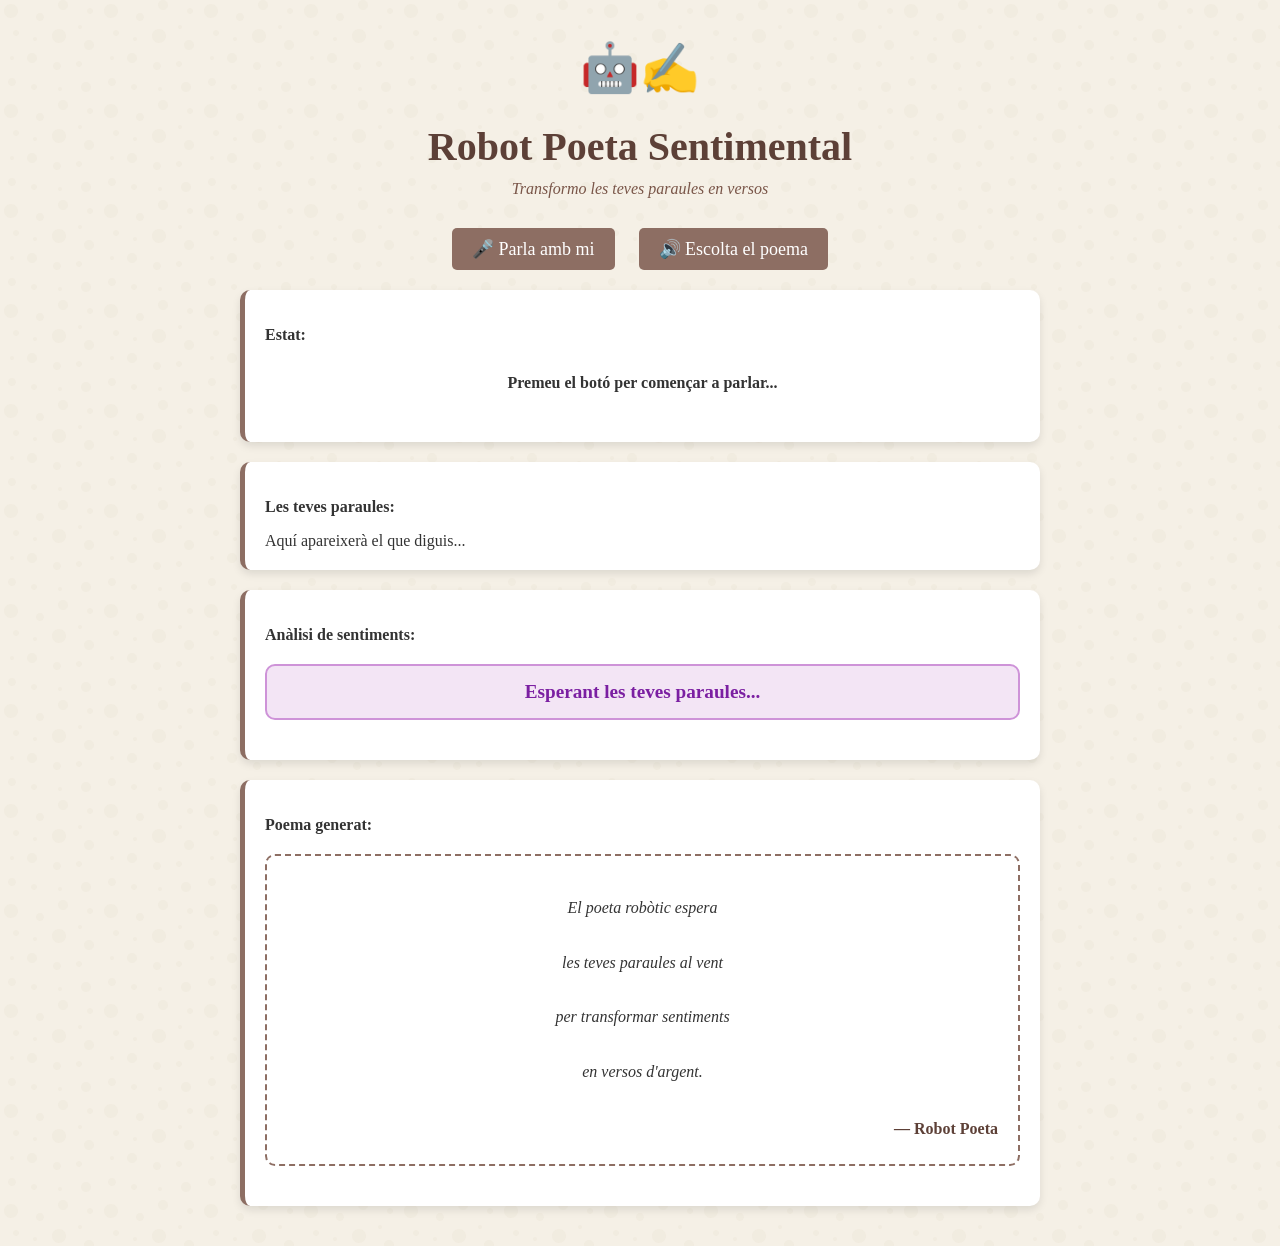
<file: poeta/index.html>
<!DOCTYPE html>
<html lang="ca">
<head>
    <meta charset="UTF-8">
    <meta name="viewport" content="width=device-width, initial-scale=1.0">
    <title>Robot Poeta Sentimental</title>
    <style>
        body {
            font-family: 'Georgia', serif;
            max-width: 800px;
            margin: 0 auto;
            padding: 20px;
            background-color: #f5f0e6;
            color: #333;
            background-image: url("data:image/svg+xml,%3Csvg width='100' height='100' viewBox='0 0 100 100' xmlns='http://www.w3.org/2000/svg'%3E%3Cpath d='M11 18c3.866 0 7-3.134 7-7s-3.134-7-7-7-7 3.134-7 7 3.134 7 7 7zm48 25c3.866 0 7-3.134 7-7s-3.134-7-7-7-7 3.134-7 7 3.134 7 7 7zm-43-7c1.657 0 3-1.343 3-3s-1.343-3-3-3-3 1.343-3 3 1.343 3 3 3zm63 31c1.657 0 3-1.343 3-3s-1.343-3-3-3-3 1.343-3 3 1.343 3 3 3zM34 90c1.657 0 3-1.343 3-3s-1.343-3-3-3-3 1.343-3 3 1.343 3 3 3zm56-76c1.657 0 3-1.343 3-3s-1.343-3-3-3-3 1.343-3 3 1.343 3 3 3zM12 86c2.21 0 4-1.79 4-4s-1.79-4-4-4-4 1.79-4 4 1.79 4 4 4zm28-65c2.21 0 4-1.79 4-4s-1.79-4-4-4-4 1.79-4 4 1.79 4 4 4zm23-11c2.76 0 5-2.24 5-5s-2.24-5-5-5-5 2.24-5 5 2.24 5 5 5zm-6 60c2.21 0 4-1.79 4-4s-1.79-4-4-4-4 1.79-4 4 1.79 4 4 4zm29 22c2.76 0 5-2.24 5-5s-2.24-5-5-5-5 2.24-5 5 2.24 5 5 5zM32 63c2.76 0 5-2.24 5-5s-2.24-5-5-5-5 2.24-5 5 2.24 5 5 5zm57-13c2.76 0 5-2.24 5-5s-2.24-5-5-5-5 2.24-5 5 2.24 5 5 5zm-9-21c1.105 0 2-.895 2-2s-.895-2-2-2-2 .895-2 2 .895 2 2 2zM60 91c1.105 0 2-.895 2-2s-.895-2-2-2-2 .895-2 2 .895 2 2 2zM35 41c1.105 0 2-.895 2-2s-.895-2-2-2-2 .895-2 2 .895 2 2 2zM12 60c1.105 0 2-.895 2-2s-.895-2-2-2-2 .895-2 2 .895 2 2 2z' fill='%23d4c4a8' fill-opacity='0.1' fill-rule='evenodd'/%3E%3C/svg%3E");
        }
        
        h1 {
            text-align: center;
            color: #5d4037;
            font-size: 2.5em;
            margin-bottom: 10px;
        }
        
        .subtitle {
            text-align: center;
            color: #795548;
            font-style: italic;
            margin-bottom: 30px;
        }
        
        .robot-icon {
            text-align: center;
            font-size: 3em;
            margin: 20px 0;
        }
        
        button {
            background-color: #8d6e63;
            color: white;
            border: none;
            padding: 12px 24px;
            font-size: 18px;
            border-radius: 5px;
            cursor: pointer;
            display: block;
            margin: 20px auto;
            font-family: 'Georgia', serif;
        }
        
        button:hover {
            background-color: #6d4c41;
        }
        
        #estat {
            padding: 10px;
            border-radius: 5px;
            text-align: center;
            font-weight: bold;
            margin: 20px 0;
        }
        
        .box {
            background-color: white;
            border-radius: 10px;
            padding: 20px;
            margin: 20px 0;
            border-left: 5px solid #8d6e63;
            box-shadow: 0 4px 8px rgba(0,0,0,0.1);
        }
        
        .sentiment-box {
            text-align: center;
            font-size: 1.2em;
            font-weight: bold;
            padding: 15px;
            border-radius: 10px;
            margin: 20px 0;
        }
        
        .positiu {
            background-color: #e8f5e9;
            color: #2e7d32;
            border: 2px solid #81c784;
        }
        
        .negatiu {
            background-color: #ffebee;
            color: #c62828;
            border: 2px solid #ef9a9a;
        }
        
        .neutral {
            background-color: #f3e5f5;
            color: #7b1fa2;
            border: 2px solid #ce93d8;
        }
        
        .poema {
            font-style: italic;
            line-height: 1.8;
            text-align: center;
            padding: 20px;
            background-color: #fff;
            border-radius: 10px;
            border: 2px dashed #8d6e63;
            margin: 20px 0;
        }
        
        .vers {
            margin: 10px 0;
            padding: 8px;
        }
        
        .signatura {
            text-align: right;
            font-style: normal;
            font-weight: bold;
            color: #5d4037;
            margin-top: 20px;
        }
        
        .controls {
            text-align: center;
            margin: 20px 0;
        }
        
        .controls button {
            display: inline-block;
            margin: 0 10px;
            padding: 10px 20px;
        }
    </style>
</head>
<body>

<div class="robot-icon">🤖✍️</div>
<h1>Robot Poeta Sentimental</h1>
<div class="subtitle">Transformo les teves paraules en versos</div>

<div class="controls">
    <button onclick="start()">🎤 Parla amb mi</button>
    <button onclick="reprodueixPoema()">🔊 Escolta el poema</button>
</div>

<div class="box">
    <p><strong>Estat:</strong></p>
    <div id="estat">Premeu el botó per començar a parlar...</div>
</div>

<div class="box">
    <p><strong>Les teves paraules:</strong></p>
    <div id="resultat">Aquí apareixerà el que diguis...</div>
</div>

<div class="box">
    <p><strong>Anàlisi de sentiments:</strong></p>
    <div class="sentiment-box neutral" id="sentiment">
        Esperant les teves paraules...
    </div>
</div>

<div class="box">
    <p><strong>Poema generat:</strong></p>
    <div class="poema" id="poema">
        <div class="vers">El poeta robòtic espera</div>
        <div class="vers">les teves paraules al vent</div>
        <div class="vers">per transformar sentiments</div>
        <div class="vers">en versos d'argent.</div>
        <div class="signatura">— Robot Poeta</div>
    </div>
</div>

<script>
// Diccionari de sentiments (10 paraules)
const diccionariSentiments = {
    // Positives
    "bo": 2, "bé": 2, "content": 2, "feliç": 3, "fantàstic": 3,
    // Negatives
    "dolent": -2, "malament": -2, "trist": -2, "horrible": -3, "problema": -1
};

// Variables globals
let poemaActual = "";
let sintesisVeu = null;

// Configuració del reconeixement de veu (igual que al teu codi)
const SpeechRecognition = window.SpeechRecognition || window.webkitSpeechRecognition;
const recognition = new SpeechRecognition();
recognition.lang = "ca-ES";
recognition.continuous = false;
recognition.interimResults = false;

// Funcions de text-to-speech
function parla(text) {
    if (sintesisVeu) {
        window.speechSynthesis.cancel();
    }
    
    sintesisVeu = new SpeechSynthesisUtterance(text);
    sintesisVeu.lang = "ca-ES";
    sintesisVeu.rate = 0.9;
    sintesisVeu.pitch = 1.0;
    sintesisVeu.volume = 1.0;
    
    sintesisVeu.onstart = function() {
        document.getElementById("estat").innerText = "🔊 Recitant el poema...";
    };
    
    sintesisVeu.onend = function() {
        document.getElementById("estat").innerText = "✅ Poema recitat";
    };
    
    window.speechSynthesis.speak(sintesisVeu);
}

function reprodueixPoema() {
    if (poemaActual) {
        parla(poemaActual);
    } else {
        parla("Encara no he sentit les teves paraules per crear un poema. Parla amb mi!");
    }
}

// Anàlisi de sentiments
function analitzarSentiment(text) {
    const paraules = text.toLowerCase().split(/\s+/);
    let puntuacio = 0;
    let paraulesTrobades = [];
    
    for (const paraula of paraules) {
        if (diccionariSentiments.hasOwnProperty(paraula)) {
            puntuacio += diccionariSentiments[paraula];
            paraulesTrobades.push(paraula);
        }
    }
    
    return {
        puntuacio: puntuacio,
        paraulesTrobades: paraulesTrobades
    };
}

// Generar poema segons el sentiment
function generarPoema(text, puntuacio) {
    let versos = [];
    let titol = "";
    
    if (puntuacio >= 4) {
        titol = "Oda a l'Alegria";
        versos = [
            "Com el sol que ix al matí,",
            "la teva alegria em fa somriure,",
            "els núvols es dissolen en blau,",
            "i el cor vola més amunt que les muntanyes.",
            "",
            "Celebra aquest dia brillant,",
            "guarda el riure a la butxaca,",
            "que la vida et regala instants",
            "d'aquesta dolçor tan rica."
        ];
    } else if (puntuacio >= 2) {
        titol = "Sonet del Benestar";
        versos = [
            "Sento en tes paraules calma,",
            "com el riu que flueix tranquil,",
            "el món sembla un llibre obert,",
            "i el present, un tresor subtil.",
            "",
            "Respira aquest moment únic,",
            "deixa que l'ànima descansi,",
            "en el silenci que és música,",
            "i en la pau que sempre avança."
        ];
    } else if (puntuacio >= 0) {
        titol = "Balada del Present";
        versos = [
            "Les paraules flueixen suaus,",
            "com fulles que cauen al riu,",
            "ni gran goig ni profunds clots,",
            "sinó l'equilibri precís.",
            "",
            "Cada instant és una fulla en blanc,",
            "esperant la tinta del temps,",
            "el poeta robòtic capta",
            "aquest moment indifferent."
        ];
    } else if (puntuacio >= -2) {
        titol = "Elegia del Desassossec";
        versos = [
            "Sento una ombra en el teu dir,",
            "com un núvol que passa lleu,",
            "no és tempesta, però sí fred,",
            "que al cor fa un xicotet batec.",
            "",
            "Però recorda, estimat amic,",
            "que després de cada nit,",
            "torna a néixer el matí,",
            "amb la llum que tot ho cura."
        ];
    } else {
        titol = "Càntic de la Melangia";
        versos = [
            "Com la pluja que cau persistent,",
            "la tristesa mulla el parlar,",
            "cada paraula pesa i sent",
            "el fred de l'ànima a plorar.",
            "",
            "Però fins la pluja més forta,",
            "acaba per aturar-se,",
            "i el sol, amb la seva porta,",
            "torna a fer-te somriure.",
            "",
            "El poeta robòtic et diu,",
            "amb versos de consol:",
            "aquest dolor passarà,",
            "i et quedarà l'esperança al cor."
        ];
    }
    
    return titol + "\n\n" + versos.join("\n") + "\n\n— Robot Poeta";
}

// Funcions del reconeixement de veu (igual que el teu codi)
function start() {
    document.getElementById("estat").innerText = "🎧 Escoltant... Parla ara";
    recognition.start();
}

recognition.onresult = function(e) {
    const textReconegut = e.results[0][0].transcript;
    
    document.getElementById("estat").innerText = "✅ Veu detectada";
    document.getElementById("resultat").innerText = textReconegut;
    
    // Analitzar sentiment
    const resultatAnalisi = analitzarSentiment(textReconegut);
    
    // Actualitzar caixa de sentiment
    const elementSentiment = document.getElementById("sentiment");
    let sentimentText = "";
    let sentimentClass = "";
    
    if (resultatAnalisi.puntuacio > 3) {
        sentimentText = "✨ Sentiment molt positiu";
        sentimentClass = "positiu";
    } else if (resultatAnalisi.puntuacio > 0) {
        sentimentText = "😊 Sentiment positiu";
        sentimentClass = "positiu";
    } else if (resultatAnalisi.puntuacio === 0) {
        sentimentText = "😐 Sentiment neutral";
        sentimentClass = "neutral";
    } else if (resultatAnalisi.puntuacio > -3) {
        sentimentText = "😔 Sentiment negatiu";
        sentimentClass = "negatiu";
    } else {
        sentimentText = "😢 Sentiment molt negatiu";
        sentimentClass = "negatiu";
    }
    
    sentimentText += " (Puntuació: " + resultatAnalisi.puntuacio + ")";
    
    elementSentiment.innerText = sentimentText;
    elementSentiment.className = "sentiment-box " + sentimentClass;
    
    // Generar i mostrar poema
    poemaActual = generarPoema(textReconegut, resultatAnalisi.puntuacio);
    
    // Separar el poema en línies per mostrar-ho bé
    const linies = poemaActual.split('\n');
    let htmlPoema = '';
    
    linies.forEach(linia => {
        if (linia.trim() === '') {
            htmlPoema += '<div style="height: 10px;"></div>';
        } else if (linia.startsWith('—')) {
            htmlPoema += '<div class="signatura">' + linia + '</div>';
        } else {
            htmlPoema += '<div class="vers">' + linia + '</div>';
        }
    });
    
    document.getElementById("poema").innerHTML = htmlPoema;
    
    // Reproduir el poema automàticament
    setTimeout(() => {
        parla(poemaActual);
    }, 800);
};

recognition.onerror = function(e) {
    document.getElementById("estat").innerText = "❌ Error: " + e.error;
};
</script>

</body>
</html>
</file>
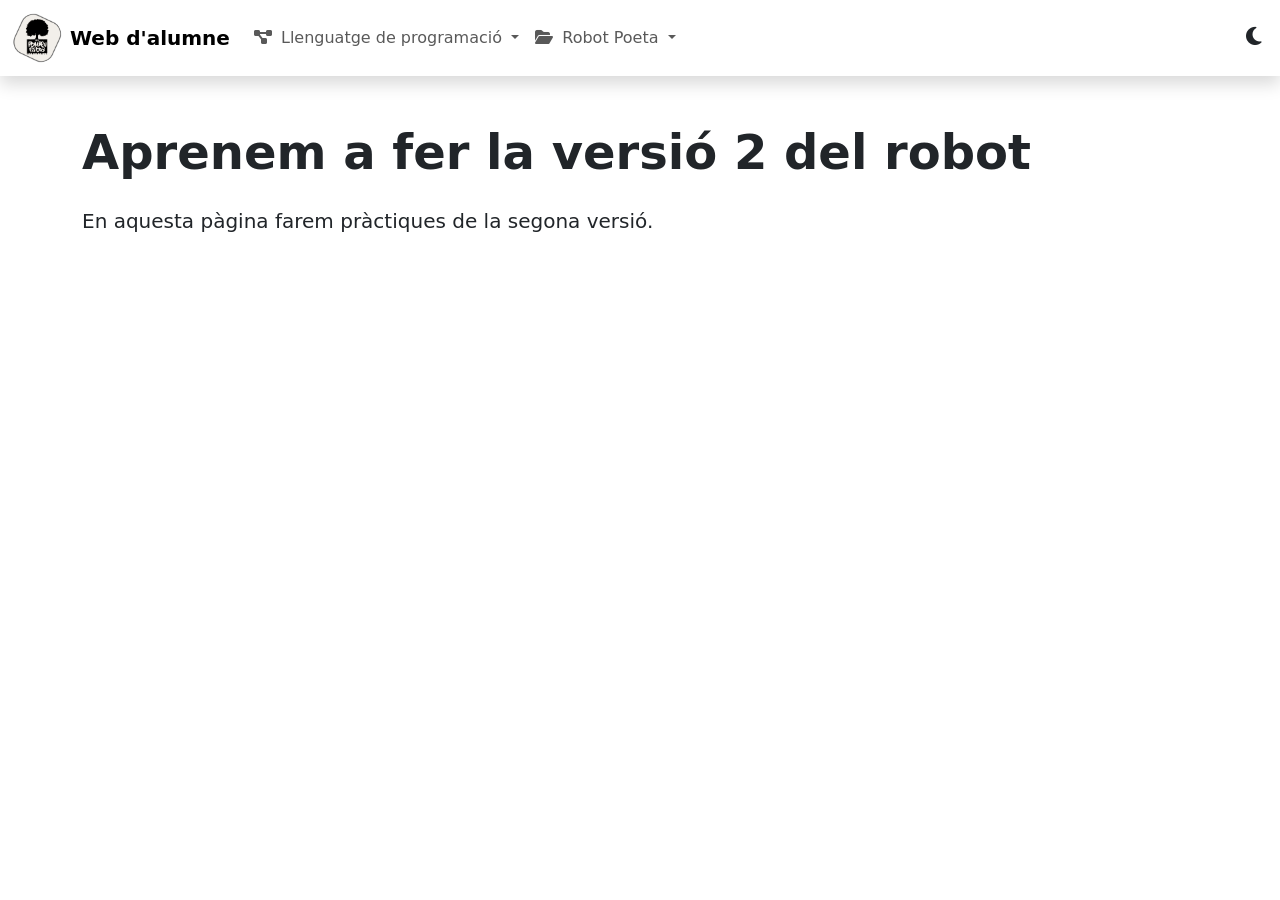
<file: robot2/index.html>
<!DOCTYPE html>
<html lang="ca">
<head>
  <meta charset="UTF-8">
  <meta name="viewport" content="width=device-width, initial-scale=1.0">
  <title>Pagina web de Yago</title>
  <link href="https://cdn.jsdelivr.net/npm/bootstrap@5.3.8/dist/css/bootstrap.min.css" rel="stylesheet">
  <link href="https://cdnjs.cloudflare.com/ajax/libs/font-awesome/6.7.2/css/all.min.css" rel="stylesheet">
  <style>
    /* 1. Submenús en mode fosc */
    body[data-bs-theme="dark"] .dropdown-menu {
      background-color: #2c2c2c !important;
      border-color: #444;
    }
    body[data-bs-theme="dark"] .dropdown-item {
      color: #f8f9fa !important;
    }
    body[data-bs-theme="dark"] .dropdown-item:hover,
    body[data-bs-theme="dark"] .dropdown-item:focus {
      background-color: #3c3c3c !important;
      color: #ffffff !important;
    }

    /* 2. Botó mode fosc/clar només icona */
    #themeToggle {
      border: none;
      background: transparent;
      font-size: 1.3rem;
      color: inherit;
    }

    /* 3. Hamburguesa blanca en mode fosc */
    .navbar-toggler {
      border: none;
    }
    .navbar-toggler-icon {
      background-image: url("data:image/svg+xml,%3csvg xmlns='http://www.w3.org/2000/svg' viewBox='0 0 30 30'%3e%3cpath stroke='rgba%280,0,0,0.7%29' stroke-width='2' stroke-linecap='round' stroke-miterlimit='10' d='M4 7h22M4 15h22M4 23h22'/%3e%3c/svg%3e");
    }
    body[data-bs-theme="dark"] .navbar-toggler-icon {
      background-image: url("data:image/svg+xml,%3csvg xmlns='http://www.w3.org/2000/svg' viewBox='0 0 30 30'%3e%3cpath stroke='rgba%28255,255,255,0.9%29' stroke-width='2' stroke-linecap='round' stroke-miterlimit='10' d='M4 7h22M4 15h22M4 23h22'/%3e%3c/svg%3e");
    }

    /* 4. Logo circular i adaptatiu */
    .logo {
      width: 40px;
      height: 40px;
      object-fit: cover;
    }
    @media (max-width: 576px) {
      .logo {
        width: 30px;
        height: 30px;
      }
    }
    @media (min-width: 992px) {
      .logo {
        width: 50px;
        height: 50px;
      }
    }
  </style>
</head>
<body data-bs-theme="light">
  <!-- Navbar -->
  <nav class="navbar navbar-expand-lg navbar-light shadow sticky-top">
    <div class="container-fluid">
      <!-- 5. Logo i text -->
      <a class="navbar-brand d-flex align-items-center" href="https://ycastro4.github.io/">
        <img src="https://ycastro4.github.io/logo.png" alt="Logo" class="logo rounded-circle me-2">
        <span class="fw-bold">Web d'alumne</span>
      </a>

      <!-- Botó menú mòbil -->
      <button class="navbar-toggler" type="button" data-bs-toggle="collapse" data-bs-target="#navbarNav" aria-controls="navbarNav" aria-expanded="false" aria-label="Toggle navigation">
        <span class="navbar-toggler-icon"></span>
      </button>

      <!-- Menú -->
      <div class="collapse navbar-collapse" id="navbarNav">
        <ul class="navbar-nav me-auto mb-2 mb-lg-0">
          <!-- Llenguatges de programació 1 -->
          <li class="nav-item dropdown">
            <a class="nav-link dropdown-toggle" href="#" id="proj1Dropdown" role="button" data-bs-toggle="dropdown" aria-expanded="false">
              <i class="fa-solid fa-diagram-project me-1"></i> Llenguatge de programació
            </a>
            <ul class="dropdown-menu" aria-labelledby="proj1Dropdown">
              <li><a class="dropdown-item" href="https://ycastro4.github.io/html"><i class="fa-solid fa-code me-1"></i>HTML</a></li>
              <li><a class="dropdown-item" href="https://ycastro4.github.io/css"><i class="fa-brands fa-css me-1"></i>CSS</a></li>
              <li><a class="dropdown-item" href="https://ycastro4.github.io/javascript"><i class="fa-brands fa-js"></i>Javascript</a></li>
            </ul>
          </li>
          <!-- Robot poeta -->
          <li class="nav-item dropdown">
            <a class="nav-link dropdown-toggle" href="#" id="proj2Dropdown" role="button" data-bs-toggle="dropdown" aria-expanded="false">
              <i class="fa-solid fa-folder-open me-1"></i> Robot Poeta
            </a>
            <ul class="dropdown-menu" aria-labelledby="proj2Dropdown">
              <li><a class="dropdown-item" href="https://ycastro4.github.io/robot1"><i class="fa-solid fa-robot me-1"></i>Robot poeta versió 1</a></li>
              <li><a class="dropdown-item" href="https://ycastro4.github.io/robot2"><i class="fa-solid fa-book me-1"></i>Robot poeta versió 2</a></li>
              <li><a class="dropdown-item" href="https://ycastro4.github.io/robot3"><i class="fa-solid fa-book-open me-1"></i>Robot poeta versió 3</a></li>
            </ul>
          </li>
        </ul>
        <!-- Botó mode clar/fosc -->
        <button id="themeToggle" class="ms-2"><i class="fa-solid fa-moon"></i></button>
      </div>
    </div>
  </nav>

  <!-- Contingut -->
  <main class="container py-5">
    <h1 class="display-5 fw-bold mb-4">Aprenem a fer la versió 2 del robot</h1>
    <p class="lead">En aquesta pàgina farem pràctiques de la segona versió.<p>
     </ul>
     </main>
  <script src="https://cdn.jsdelivr.net/npm/bootstrap@5.3.8/dist/js/bootstrap.bundle.min.js"></script>
  <script>
    // Mode clar/fosc amb canvi d'icona
    const themeToggle = document.getElementById('themeToggle');
    const themeIcon = themeToggle.querySelector('i');

    themeToggle.addEventListener('click', () => {
      if (document.body.getAttribute('data-bs-theme') === 'dark') {
        document.body.setAttribute('data-bs-theme', 'light');
        themeIcon.classList.remove('fa-sun');
        themeIcon.classList.add('fa-moon');
      } else {
        document.body.setAttribute('data-bs-theme', 'dark');
        themeIcon.classList.remove('fa-moon');
        themeIcon.classList.add('fa-sun');
      }
    });
  </script>
</body>
</html>
</file>
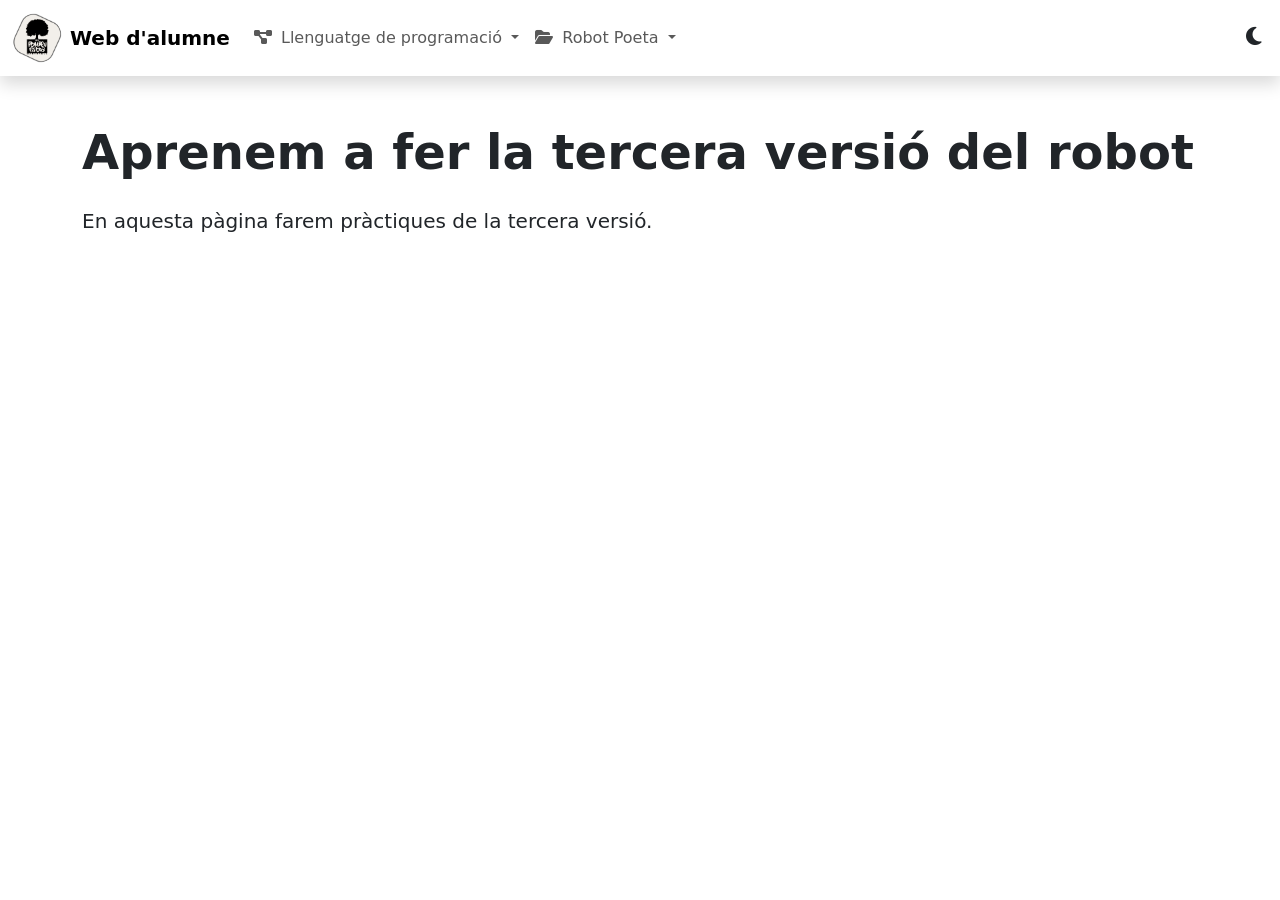
<file: robot3/index.html>
<!DOCTYPE html>
<html lang="ca">
<head>
  <meta charset="UTF-8">
  <meta name="viewport" content="width=device-width, initial-scale=1.0">
  <title>Pagina web de Yago</title>
  <link href="https://cdn.jsdelivr.net/npm/bootstrap@5.3.8/dist/css/bootstrap.min.css" rel="stylesheet">
  <link href="https://cdnjs.cloudflare.com/ajax/libs/font-awesome/6.7.2/css/all.min.css" rel="stylesheet">
  <style>
    /* 1. Submenús en mode fosc */
    body[data-bs-theme="dark"] .dropdown-menu {
      background-color: #2c2c2c !important;
      border-color: #444;
    }
    body[data-bs-theme="dark"] .dropdown-item {
      color: #f8f9fa !important;
    }
    body[data-bs-theme="dark"] .dropdown-item:hover,
    body[data-bs-theme="dark"] .dropdown-item:focus {
      background-color: #3c3c3c !important;
      color: #ffffff !important;
    }

    /* 2. Botó mode fosc/clar només icona */
    #themeToggle {
      border: none;
      background: transparent;
      font-size: 1.3rem;
      color: inherit;
    }

    /* 3. Hamburguesa blanca en mode fosc */
    .navbar-toggler {
      border: none;
    }
    .navbar-toggler-icon {
      background-image: url("data:image/svg+xml,%3csvg xmlns='http://www.w3.org/2000/svg' viewBox='0 0 30 30'%3e%3cpath stroke='rgba%280,0,0,0.7%29' stroke-width='2' stroke-linecap='round' stroke-miterlimit='10' d='M4 7h22M4 15h22M4 23h22'/%3e%3c/svg%3e");
    }
    body[data-bs-theme="dark"] .navbar-toggler-icon {
      background-image: url("data:image/svg+xml,%3csvg xmlns='http://www.w3.org/2000/svg' viewBox='0 0 30 30'%3e%3cpath stroke='rgba%28255,255,255,0.9%29' stroke-width='2' stroke-linecap='round' stroke-miterlimit='10' d='M4 7h22M4 15h22M4 23h22'/%3e%3c/svg%3e");
    }

    /* 4. Logo circular i adaptatiu */
    .logo {
      width: 40px;
      height: 40px;
      object-fit: cover;
    }
    @media (max-width: 576px) {
      .logo {
        width: 30px;
        height: 30px;
      }
    }
    @media (min-width: 992px) {
      .logo {
        width: 50px;
        height: 50px;
      }
    }
  </style>
</head>
<body data-bs-theme="light">
  <!-- Navbar -->
  <nav class="navbar navbar-expand-lg navbar-light shadow sticky-top">
    <div class="container-fluid">
      <!-- 5. Logo i text -->
      <a class="navbar-brand d-flex align-items-center" href="https://ycastro4.github.io/">
        <img src="https://ycastro4.github.io/logo.png" alt="Logo" class="logo rounded-circle me-2">
        <span class="fw-bold">Web d'alumne</span>
      </a>

      <!-- Botó menú mòbil -->
      <button class="navbar-toggler" type="button" data-bs-toggle="collapse" data-bs-target="#navbarNav" aria-controls="navbarNav" aria-expanded="false" aria-label="Toggle navigation">
        <span class="navbar-toggler-icon"></span>
      </button>

      <!-- Menú -->
      <div class="collapse navbar-collapse" id="navbarNav">
        <ul class="navbar-nav me-auto mb-2 mb-lg-0">
          <!-- Llenguatges de programació 1 -->
          <li class="nav-item dropdown">
            <a class="nav-link dropdown-toggle" href="#" id="proj1Dropdown" role="button" data-bs-toggle="dropdown" aria-expanded="false">
              <i class="fa-solid fa-diagram-project me-1"></i> Llenguatge de programació
            </a>
            <ul class="dropdown-menu" aria-labelledby="proj1Dropdown">
              <li><a class="dropdown-item" href="https://ycastro4.github.io/html"><i class="fa-solid fa-code me-1"></i>HTML</a></li>
              <li><a class="dropdown-item" href="https://ycastro4.github.io/css"><i class="fa-brands fa-css me-1"></i>CSS</a></li>
              <li><a class="dropdown-item" href="https://ycastro4.github.io/javascript"><i class="fa-brands fa-js"></i>Javascript</a></li>
            </ul>
          </li>
          <!-- Robot poeta -->
          <li class="nav-item dropdown">
            <a class="nav-link dropdown-toggle" href="#" id="proj2Dropdown" role="button" data-bs-toggle="dropdown" aria-expanded="false">
              <i class="fa-solid fa-folder-open me-1"></i> Robot Poeta
            </a>
            <ul class="dropdown-menu" aria-labelledby="proj2Dropdown">
              <li><a class="dropdown-item" href="https://ycastro4.github.io/robot1"><i class="fa-solid fa-robot me-1"></i>Robot poeta versió 1</a></li>
              <li><a class="dropdown-item" href="https://ycastro4.github.io/robot2"><i class="fa-solid fa-book me-1"></i>Robot poeta versió 2</a></li>
              <li><a class="dropdown-item" href="https://ycastro4.github.io/robot3"><i class="fa-solid fa-book-open me-1"></i>Robot poeta versió 3</a></li>
            </ul>
            </ul>
          </li>
        </ul>
        <!-- Botó mode clar/fosc -->
        <button id="themeToggle" class="ms-2"><i class="fa-solid fa-moon"></i></button>
      </div>
    </div>
  </nav>

  <!-- Contingut -->
  <main class="container py-5">
    <h1 class="display-5 fw-bold mb-4">Aprenem a fer la tercera versió del robot</h1>
    <p class="lead">En aquesta pàgina farem pràctiques de la tercera versió.<p>
     </ul>
     </main>
  <script src="https://cdn.jsdelivr.net/npm/bootstrap@5.3.8/dist/js/bootstrap.bundle.min.js"></script>
  <script>
    // Mode clar/fosc amb canvi d'icona
    const themeToggle = document.getElementById('themeToggle');
    const themeIcon = themeToggle.querySelector('i');

    themeToggle.addEventListener('click', () => {
      if (document.body.getAttribute('data-bs-theme') === 'dark') {
        document.body.setAttribute('data-bs-theme', 'light');
        themeIcon.classList.remove('fa-sun');
        themeIcon.classList.add('fa-moon');
      } else {
        document.body.setAttribute('data-bs-theme', 'dark');
        themeIcon.classList.remove('fa-moon');
        themeIcon.classList.add('fa-sun');
      }
    });
  </script>
</body>
</html>
</file>
